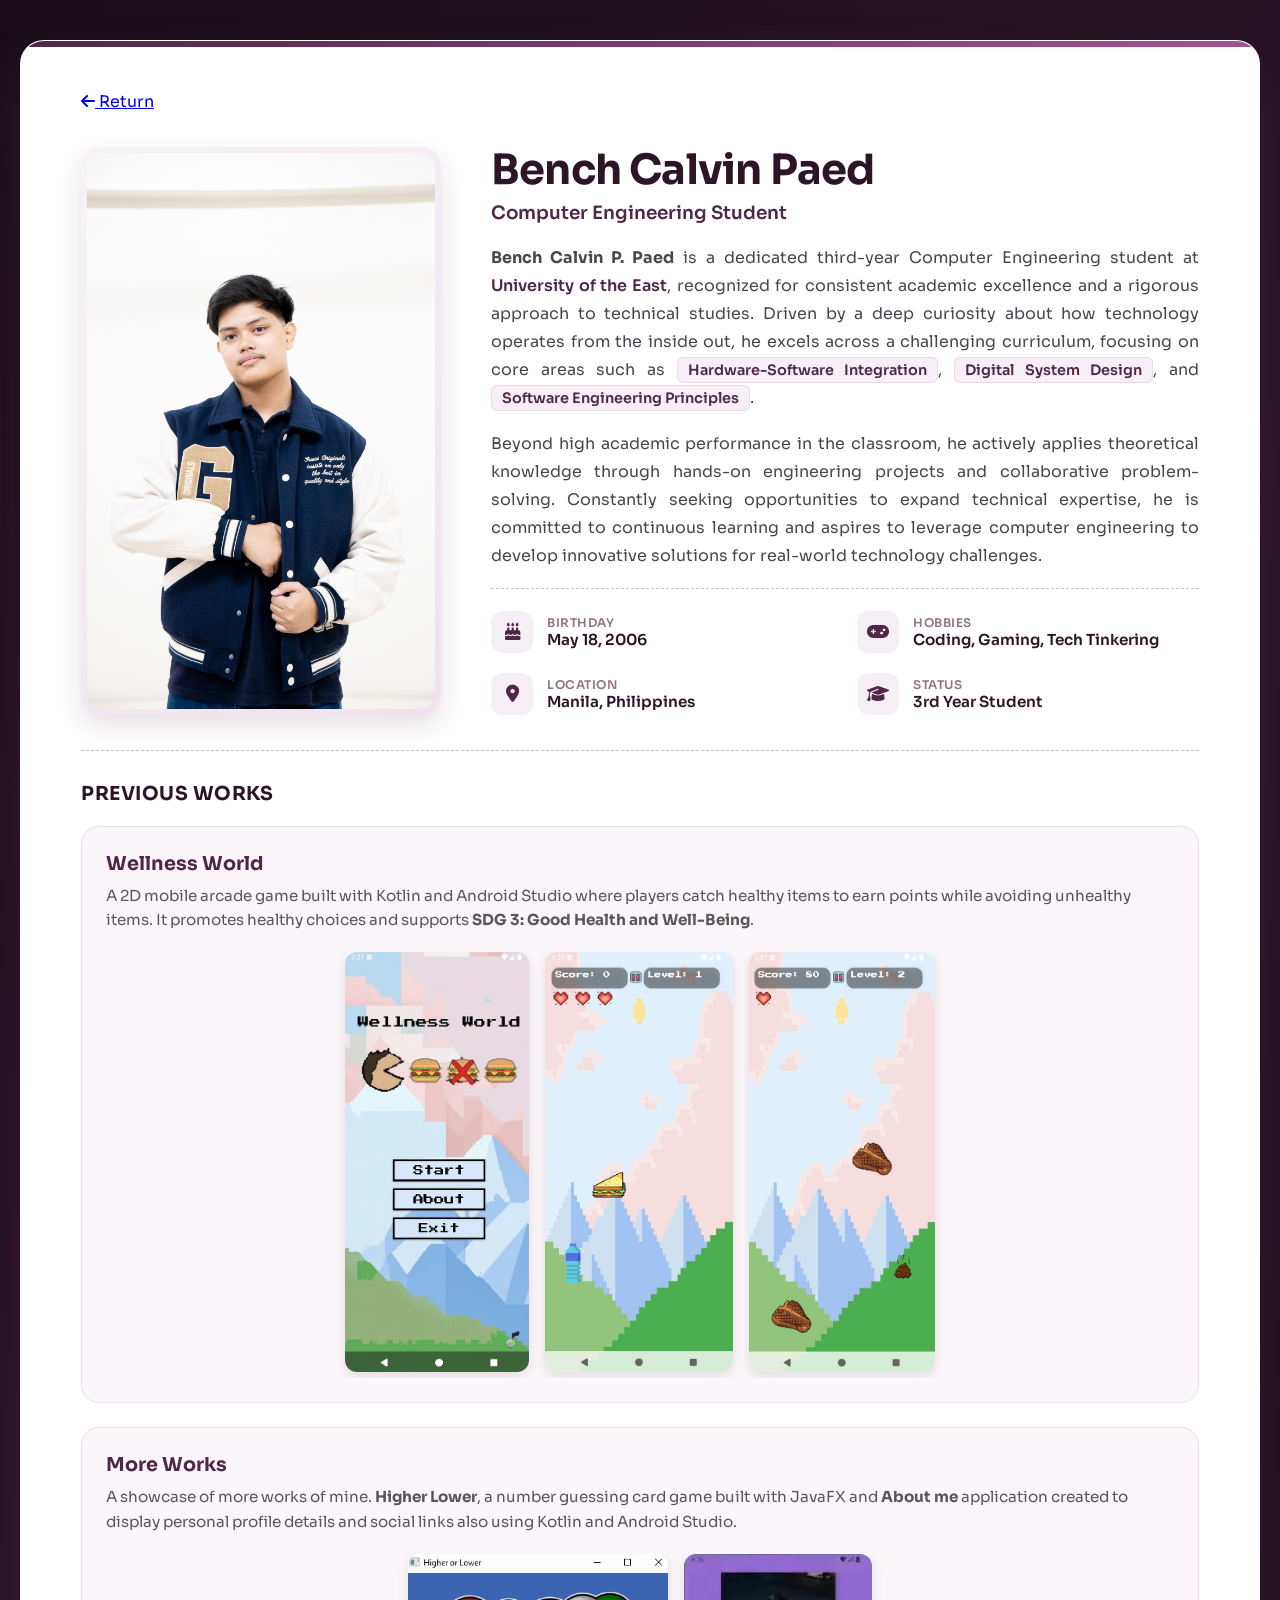
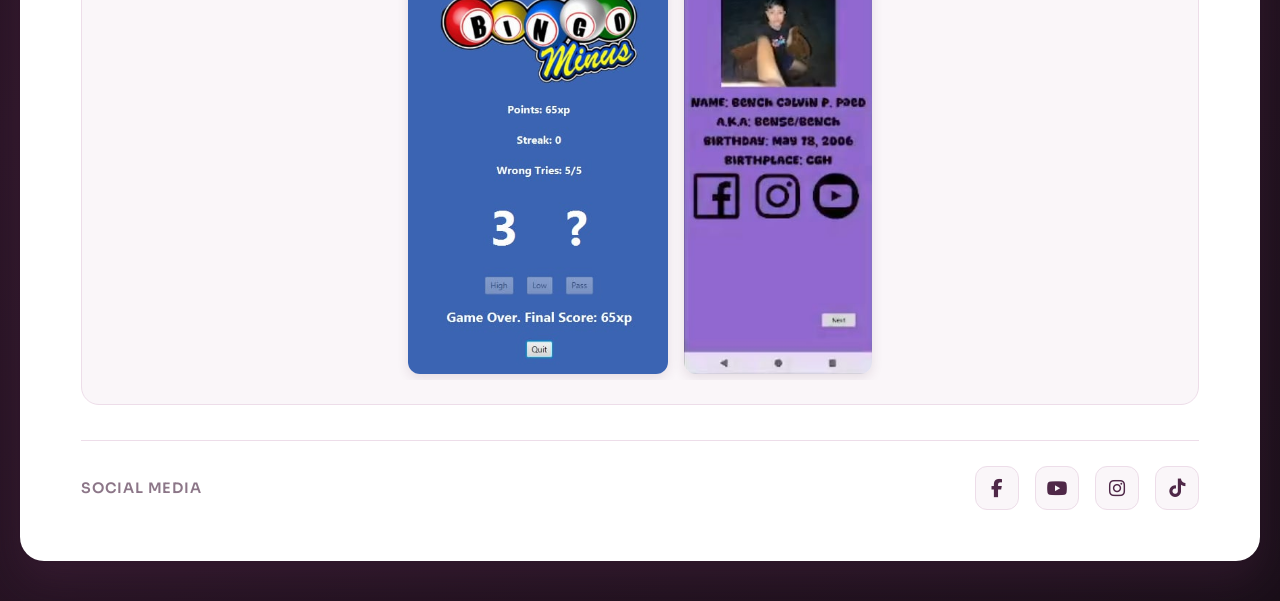
<file: index2.html>
<!DOCTYPE html>
<html lang="en">
<head>
    <meta charset="UTF-8">
    <meta name="viewport" content="width=device-width, initial-scale=1.0">
    <title>Bionote - Bench Calvin Paed</title>

    <link href="https://fonts.googleapis.com/css2?family=Sora:wght@300;400;500;600;700&display=swap" rel="stylesheet">
    <link rel="stylesheet" href="https://cdnjs.cloudflare.com/ajax/libs/font-awesome/6.5.1/css/all.min.css">
    <link rel="stylesheet" href="style2.css">
</head>
<body>

    <main class="bionote-card">
        
        <!-- Return Button -->
        <a href="index.html" class="back-btn" aria-label="Return to Home">
            <i class="fa-solid fa-arrow-left"></i>
            <span>Return</span>
        </a>

        <div class="main-content">
            
            <div class="image-container">
                <div class="image-wrapper">
                    <img src="assets/JOE05914.jpg" alt="Bench Calvin Paed">
                </div>
            </div>

            <div class="bio-content">
                <header class="header-group">
                    <h1 class="name">Bench Calvin Paed</h1>
                    <p class="tagline">Computer Engineering Student</p>
                </header>

                <p class="bio-text">
                    <strong>Bench Calvin P. Paed</strong> is a dedicated third-year Computer Engineering student at 
                    <span class="highlight-text">University of the East</span>, recognized for consistent academic excellence and a 
                    rigorous approach to technical studies. Driven by a deep curiosity about how technology 
                    operates from the inside out, he excels across a challenging curriculum, focusing on core areas such as
                    <span class="skill-tag">Hardware-Software Integration</span>, <span class="skill-tag">Digital System Design</span>, and <span class="skill-tag">Software Engineering Principles</span>.
                </p>

                <p class="bio-text">
                    Beyond high academic performance in the classroom, he actively applies theoretical knowledge
                    through hands-on engineering projects and collaborative problem-solving. Constantly seeking opportunities
                    to expand technical expertise, he is committed to continuous learning and aspires to leverage computer
                    engineering to develop innovative solutions for real-world technology challenges.
                </p>

                <div class="personal-info">
                    <div class="info-item">
                        <i class="fa-solid fa-cake-candles info-icon"></i>
                        <div>
                            <span class="info-label">Birthday</span>
                            <span class="info-value">May 18, 2006</span>
                        </div>
                    </div>

                    <div class="info-item">
                        <i class="fa-solid fa-gamepad info-icon"></i>
                        <div>
                            <span class="info-label">Hobbies</span>
                            <span class="info-value">Coding, Gaming, Tech Tinkering</span>
                        </div>
                    </div>

                    <div class="info-item">
                        <i class="fa-solid fa-location-dot info-icon"></i>
                        <div>
                            <span class="info-label">Location</span>
                            <span class="info-value">Manila, Philippines</span>
                        </div>
                    </div>

                    <div class="info-item">
                        <i class="fa-solid fa-graduation-cap info-icon"></i>
                        <div>
                            <span class="info-label">Status</span>
                            <span class="info-value">3rd Year Student</span>
                        </div>
                    </div>
                </div>

            </div>

        </div>

        <div class="works-section">
            <h2 class="works-heading">Previous Works</h2>
            <div class="works-list">

                <div class="work-item">
                    <div class="work-details">
                        <h3 class="work-title">Wellness World</h3>
                        <p class="work-description">
                            A 2D mobile arcade game built with Kotlin and Android Studio where players catch healthy items
                            to earn points while avoiding unhealthy items. It promotes healthy choices and supports <strong>SDG 3: Good Health and Well-Being</strong>.
                        </p>
                    </div>
                    <div class="work-gallery">
                        <img src="assets/wellness.jpg" alt="Wellness World Main Menu">
                        <img src="assets/wellness2.jpg" alt="Wellness World Level 1 Gameplay">
                        <img src="assets/wellness3.jpg" alt="Wellness World Level 2 Gameplay">
                    </div>
                </div>

                <div class="work-item">
                    <div class="work-details">
                        <h3 class="work-title">More Works</h3>
                        <p class="work-description">
                            A showcase of more works of mine. <strong>Higher Lower</strong>, a number guessing card game 
                            built with JavaFX and <strong>About me</strong> application created to display
                            personal profile details and social links also using Kotlin and Android Studio. 
                        </p>
                    </div>
                    <div class="work-gallery">
                        <img src="assets/hilow.jpg" alt="Higher or Lower Game">
                        <img src="assets/about.jpg" alt="Personal Bio App">
                    </div>
                </div>

            </div>
        </div>

        <footer class="socials">
            <span class="socials-label">Social Media</span>
            <div class="social-links">
                <a href="https://www.facebook.com/share/14jpjYABGgg/?mibextid=wwXIfr" target="_blank" aria-label="Facebook" class="social-btn facebook"><i class="fab fa-facebook-f"></i></a>
                <a href="https://youtube.com/@benchcalvin?si=wOG152TL-MIcBldI" target="_blank" aria-label="YouTube" class="social-btn youtube"><i class="fab fa-youtube"></i></a>
                <a href="https://www.instagram.com/clv.bns" target="_blank" aria-label="Instagram" class="social-btn instagram"><i class="fab fa-instagram"></i></a>
                <a href="https://www.tiktok.com/@clv.bns?_r=1&_t=ZS-98Ge3MYTAmK" target="_blank" rel="noopener noreferrer" aria-label="TikTok" class="social-btn tiktok"><i class="fab fa-tiktok"></i></a>
            </div>
        </footer>

    </main>

</body>     
</html>
</file>
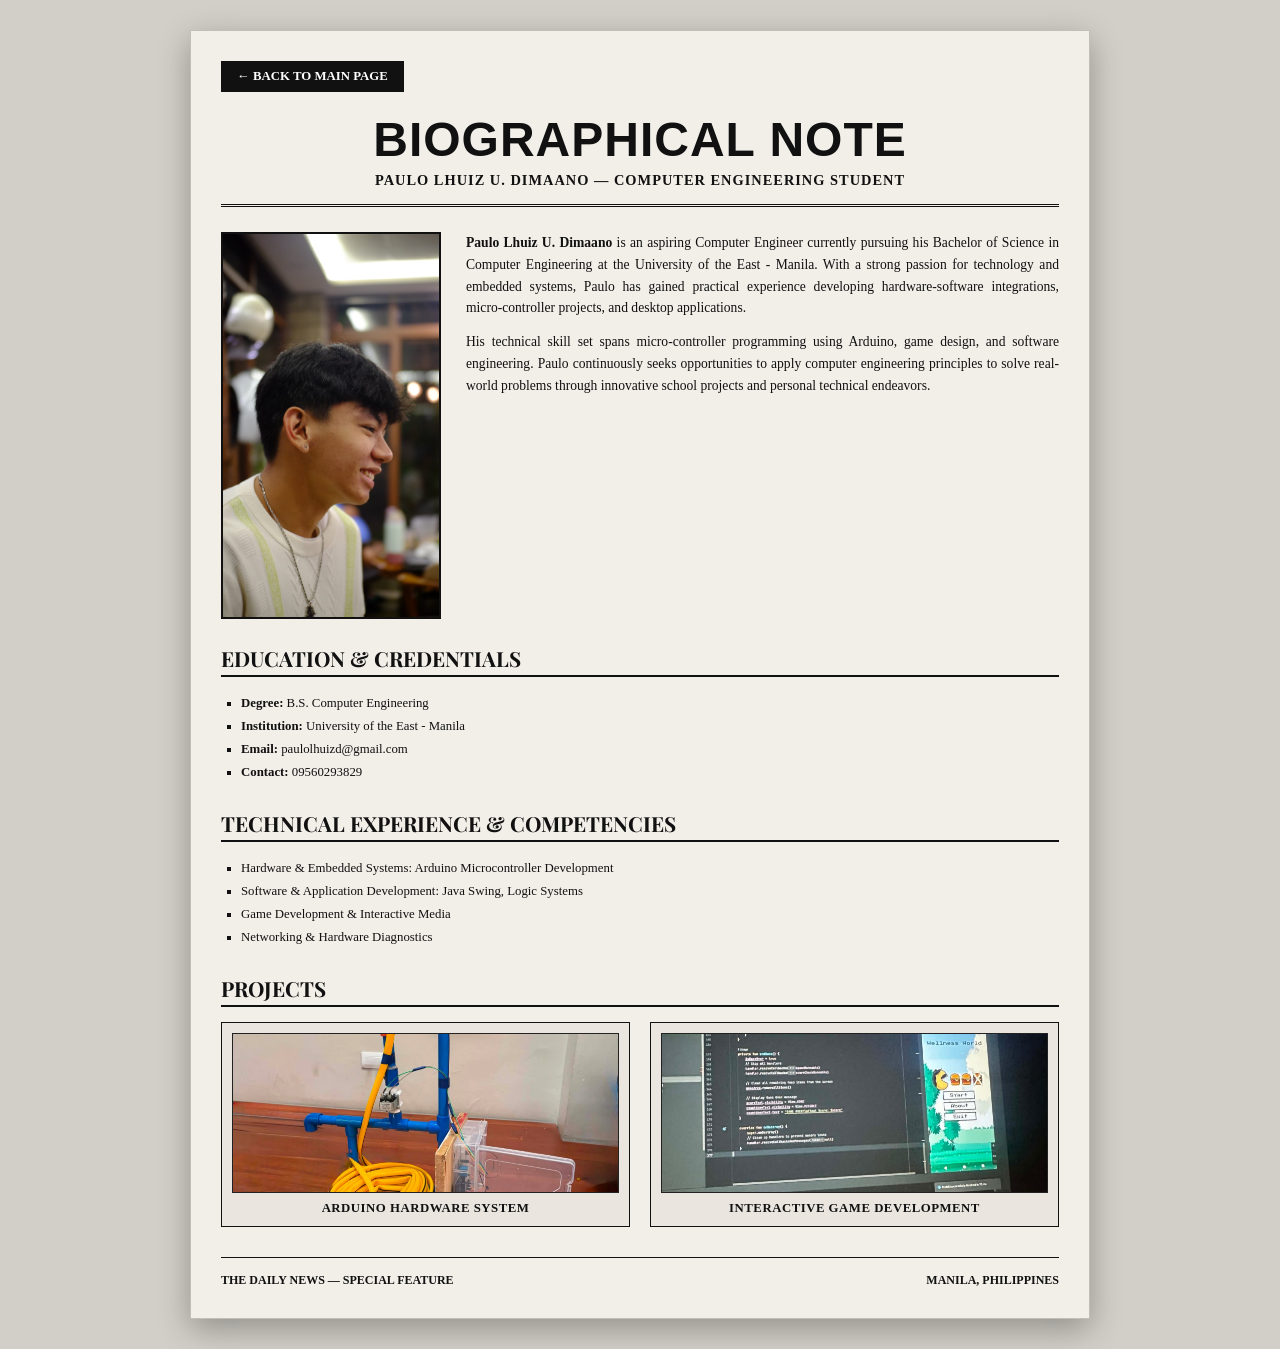
<file: index3.html>
<!DOCTYPE html>
<html lang="en">
<head>
  <meta charset="UTF-8" />
  <meta name="viewport" content="width=device-width, initial-scale=1.0" />
  <title>Bionote - Paulo Lhuiz U. Dimaano</title>

  <!-- Google Fonts for Newspaper Styling -->
  <link rel="preconnect" href="https://fonts.googleapis.com">
  <link rel="preconnect" href="https://fonts.gstatic.com" crossorigin>
  <link href="https://fonts.googleapis.com/css2?family=Playfair+Display:ital,wght@0,400..900;1,400..900&display=swap" rel="stylesheet">
  
  <!-- FontAwesome -->
  <link rel="stylesheet" href="https://cdnjs.cloudflare.com/ajax/libs/font-awesome/6.4.0/css/all.min.css" />

  <style>
    * {
      box-sizing: border-box;
      margin: 0;
      padding: 0;
    }

    body {
      background-color: #d1cfc7;
      font-family: 'Georgia', 'Times New Roman', serif;
      color: #111;
      display: flex;
      justify-content: center;
      padding: 30px 20px;
      min-height: 100vh;
    }

    .newspaper-container {
      background-color: #f2efe9;
      width: 100%;
      max-width: 900px;
      padding: 30px;
      border: 1px solid #c4bfb6;
      box-shadow: 0 10px 30px rgba(0, 0, 0, 0.3);
    }

    /* Navigation Back Button */
    .back-btn {
      display: inline-block;
      background-color: #111;
      color: #fff;
      text-decoration: none;
      font-size: 0.8rem;
      font-weight: bold;
      padding: 8px 16px;
      margin-bottom: 20px;
      transition: background-color 0.2s ease;
    }

    .back-btn:hover {
      background-color: #333;
    }

    .header-title {
      text-align: center;
      border-bottom: 3px double #111;
      padding-bottom: 15px;
      margin-bottom: 25px;
    }

    .header-title h1 {
      font-family: 'Impact', 'Arial Black', sans-serif;
      font-size: 3rem;
      letter-spacing: 1px;
    }

    .header-title p {
      font-size: 0.9rem;
      font-weight: bold;
      letter-spacing: 1px;
      margin-top: 5px;
    }

    /* Bionote Content Layout */
    .bionote-profile {
      display: grid;
      grid-template-columns: 220px 1fr;
      gap: 25px;
      margin-bottom: 25px;
    }

    .profile-img {
      width: 100%;
      height: auto;
      border: 2px solid #111;
      display: block;
      object-fit: cover;
    }

    .bio-text {
      font-size: 0.85rem;
      line-height: 1.6;
      text-align: justify;
    }

    .bio-text p {
      margin-bottom: 12px;
    }

    /* Bionote Sections */
    .section-title {
      font-family: 'Playfair Display', serif;
      font-size: 1.3rem;
      text-transform: uppercase;
      border-bottom: 2px solid #111;
      padding-bottom: 3px;
      margin: 25px 0 15px 0;
    }

    .info-list {
      list-style-type: square;
      padding-left: 20px;
      font-size: 0.8rem;
      line-height: 1.8;
    }

    /* PROJECTS GALLERY STYLING */
    .projects-grid {
      display: grid;
      grid-template-columns: repeat(auto-fit, minmax(220px, 1fr));
      gap: 20px;
      margin-top: 15px;
    }

    .project-card {
      border: 1px solid #111;
      padding: 10px;
      background-color: #eae6df;
      text-align: center;
    }

    .project-img {
      width: 100%;
      height: 160px;
      object-fit: cover;
      border: 1px solid #222;
      display: block;
      margin-bottom: 8px;
    }

    .project-label {
      font-size: 0.8rem;
      font-weight: bold;
      text-transform: uppercase;
      letter-spacing: 0.5px;
    }

    /* Footer Meta */
    .bionote-footer {
      border-top: 1px solid #111;
      padding-top: 15px;
      margin-top: 30px;
      display: flex;
      justify-content: space-between;
      font-size: 0.75rem;
      font-weight: bold;
    }
  </style>
</head>
<body>

  <div class="newspaper-container">

    <!-- Return to Front Page -->
    <a href="index.html" class="back-btn">&larr; BACK TO MAIN PAGE</a>

    <header class="header-title">
      <h1>BIOGRAPHICAL NOTE</h1>
      <p>PAULO LHUIZ U. DIMAANO — COMPUTER ENGINEERING STUDENT</p>
    </header>

    <main>
      <div class="bionote-profile">
        <img src="assets/wiz.jpg" alt="Paulo Lhuiz U. Dimaano" class="profile-img" />
        
        <div class="bio-text">
          <p>
            <strong>Paulo Lhuiz U. Dimaano</strong> is an aspiring Computer Engineer currently pursuing his Bachelor of Science in Computer Engineering at the University of the East - Manila. With a strong passion for technology and embedded systems, Paulo has gained practical experience developing hardware-software integrations, micro-controller projects, and desktop applications.
          </p>
          <p>
            His technical skill set spans micro-controller programming using Arduino, game design, and software engineering. Paulo continuously seeks opportunities to apply computer engineering principles to solve real-world problems through innovative school projects and personal technical endeavors.
          </p>
        </div>
      </div>

      <h2 class="section-title">Education & Credentials</h2>
      <ul class="info-list">
        <li><strong>Degree:</strong> B.S. Computer Engineering</li>
        <li><strong>Institution:</strong> University of the East - Manila</li>
        <li><strong>Email:</strong> paulolhuizd@gmail.com</li>
        <li><strong>Contact:</strong> 09560293829</li>
      </ul>

      <h2 class="section-title">Technical Experience & Competencies</h2>
      <ul class="info-list">
        <li>Hardware & Embedded Systems: Arduino Microcontroller Development</li>
        <li>Software & Application Development: Java Swing, Logic Systems</li>
        <li>Game Development & Interactive Media</li>
        <li>Networking & Hardware Diagnostics</li>
      </ul>

      <!-- NEW PROJECTS SECTION -->
      <h2 class="section-title">Projects</h2>
      <div class="projects-grid">
        
        <!-- Project Item 1 -->
        <div class="project-card">
          <img src="assets/anticlogging.jpg" alt="Arduino Hardware Project" class="project-img" />
          <div class="project-label">Arduino Hardware System</div>
        </div>

        <!-- Project Item 2 -->
        <div class="project-card">
          <img src="assets/androidgame.jpg" alt="Game Development Project" class="project-img" />
          <div class="project-label">Interactive Game Development</div>
        </div>

      </div>

    </main>

    <footer class="bionote-footer">
      <span>THE DAILY NEWS — SPECIAL FEATURE</span>
      <span>MANILA, PHILIPPINES</span>
    </footer>

  </div>

</body>
</html>
</file>
<file: style2.css>
/* Reset & Global Styles */
* {
    box-sizing: border-box;
    margin: 0;
    padding: 0;
    font-family: 'Sora', sans-serif;
}

body {
    background: linear-gradient(135deg, #180d17 0%, #2b1527 50%, #1a0f19 100%);
    display: flex;
    justify-content: center;
    align-items: flex-start;
    min-height: 100vh;
    padding: 40px 20px;
    color: #334155;
}

/* Card Wrapper */
.bionote-card {
    max-width: 1280px;
    width: 100%;
    background: #ffffff;
    border-radius: 24px;
    box-shadow: 0 20px 40px rgba(79, 40, 72, 0.35), 
                0 1px 3px rgba(0, 0, 0, 0.05);
    padding: 50px 60px;
    display: flex;
    flex-direction: column;
    gap: 35px;
    position: relative;
    overflow: hidden;
    border: 1px solid rgba(255, 255, 255, 0.15);
}

.bionote-card::before {
    content: '';
    position: absolute;
    top: 0;
    left: 0;
    right: 0;
    height: 6px;
    background: linear-gradient(90deg, #4f2848, #7a3c70, #a05393);
}

/* Main Content Layout */
.main-content {
    display: flex;
    flex-direction: row;
    align-items: stretch;
    gap: 50px;
    width: 100%;
}

.bio-content {
    flex: 1;
    display: flex;
    flex-direction: column;
}

/* Image Container */
.image-container {
    flex-shrink: 0;
    width: 360px;
    display: flex;
}

.image-wrapper {
    width: 100%;
    height: 100%;
    min-height: 480px;
    border-radius: 20px;
    padding: 6px;
    background: linear-gradient(135deg, #f8f1f7 0%, #f0e2ee 100%);
    box-shadow: 0 10px 25px rgba(79, 40, 72, 0.15);
    transition: transform 0.3s ease, box-shadow 0.3s ease;
}

.image-wrapper:hover {
    transform: translateY(-4px);
    box-shadow: 0 15px 30px rgba(79, 40, 72, 0.25);
}

.image-wrapper img {
    width: 100%;
    height: 100%;
    object-fit: cover;
    border-radius: 14px;
    display: block;
}

/* Header Section */
.header-group {
    margin-bottom: 20px;
}

.name {
    color: #2b1527;
    font-size: 2.6rem;
    font-weight: 700;
    letter-spacing: -0.8px;
    line-height: 1.15;
}

.tagline {
    color: #4f2848;
    font-size: 1.15rem;
    font-weight: 600;
    margin-top: 6px;
}

/* Body Text Styling */
.bio-text {
    color: #4a454e;
    line-height: 1.75;
    font-size: 1rem;
    font-weight: 400;
    margin-bottom: 18px;
    text-align: justify;
}

.highlight-text {
    color: #4f2848;
    font-weight: 600;
}

.skill-tag {
    background-color: #f7eff6;
    color: #4f2848;
    padding: 3px 10px;
    border-radius: 6px;
    font-weight: 600;
    font-size: 0.9em;
    border: 1px solid #ebd9e8;
}

/* Personal Info Grid */
.personal-info {
    display: grid;
    grid-template-columns: repeat(2, 1fr);
    gap: 20px 24px;
    margin-top: auto;
    padding-top: 22px;
    border-top: 1px dashed #d1bdcd;
}

.info-item {
    display: flex;
    align-items: center;
    gap: 14px;
}

.info-icon {
    width: 42px;
    height: 42px;
    border-radius: 12px;
    background-color: #f7eff6;
    color: #4f2848;
    display: flex;
    align-items: center;
    justify-content: center;
    font-size: 1.1rem;
    flex-shrink: 0;
}

.info-label {
    display: block;
    font-size: 0.75rem;
    text-transform: uppercase;
    font-weight: 600;
    color: #8c7688;
    letter-spacing: 0.5px;
}

.info-value {
    display: block;
    font-size: 0.95rem;
    font-weight: 600;
    color: #2b1527;
    line-height: 1.25;
}

/* Previous Works Section */
.works-section {
    padding-top: 30px;
    border-top: 1px dashed #d1bdcd;
    display: flex;
    flex-direction: column;
    gap: 20px;
}

.works-heading {
    font-size: 1.2rem;
    font-weight: 700;
    color: #2b1527;
    text-transform: uppercase;
    letter-spacing: 0.5px;
}

.works-list {
    display: flex;
    flex-direction: column;
    gap: 24px;
}

.work-item {
    display: flex;
    flex-direction: column;
    gap: 20px;
    background: #faf6f9;
    padding: 24px;
    border-radius: 18px;
    border: 1px solid #eddde9;
}

.work-details {
    display: flex;
    flex-direction: column;
    gap: 8px;
}

.work-title {
    font-size: 1.2rem;
    font-weight: 700;
    color: #4f2848;
}

.work-description {
    font-size: 0.95rem;
    color: #5d535b;
    line-height: 1.6;
}

.work-gallery {
    display: flex;
    gap: 16px;
    justify-content: center;
    align-items: center;
    overflow-x: auto;
    padding-bottom: 6px;
}

.work-gallery img {
    max-height: 420px;
    max-width: 100%;
    height: auto;
    border-radius: 12px;
    object-fit: contain;
    box-shadow: 0 4px 12px rgba(79, 40, 72, 0.12);
}

/* Social Links Footer */
.socials {
    width: 100%;
    display: flex;
    justify-content: space-between;
    align-items: center;
    padding-top: 25px;
    border-top: 1px solid #eddde9;
}

.socials-label {
    font-size: 0.9rem;
    font-weight: 600;
    color: #8c7688;
    text-transform: uppercase;
    letter-spacing: 0.8px;
}

.social-links {
    display: flex;
    gap: 16px;
}

.social-btn {
    display: inline-flex;
    justify-content: center;
    align-items: center;
    width: 44px;
    height: 44px;
    border-radius: 12px;
    background-color: #faf6f9;
    border: 1px solid #eddde9;
    color: #4f2848;
    font-size: 1.15rem;
    text-decoration: none;
    transition: all 0.25s cubic-bezier(0.4, 0, 0.2, 1);
}

.social-btn:hover {
    transform: translateY(-3px);
    color: #ffffff;
    border-color: transparent;
}

.social-btn.facebook:hover {
    background-color: #1877f2;
    box-shadow: 0 8px 16px rgba(24, 119, 242, 0.3);
}

.social-btn.youtube:hover {
    background-color: #ff0000;
    box-shadow: 0 8px 16px rgba(255, 0, 0, 0.3);
}

.social-btn.instagram:hover {
    background: linear-gradient(45deg, #f09433, #e6683c, #dc2743, #cc2366, #bc1888);
    box-shadow: 0 8px 16px rgba(220, 39, 67, 0.3);
}

.social-btn.tiktok:hover {
    background-color: #000000;
    box-shadow: 0 8px 16px rgba(0, 0, 0, 0.3);
}

/* Responsive Layout */
@media (max-width: 1024px) {
    .bionote-card {
        padding: 35px 30px;
    }

    .main-content {
        flex-direction: column;
        align-items: center;
        gap: 30px;
    }

    .image-container {
        width: 100%;
        max-width: 320px;
    }

    .image-wrapper {
        min-height: auto;
        aspect-ratio: 3 / 4;
    }

    .bio-content {
        text-align: left;
    }

    .socials {
        flex-direction: column;
        gap: 15px;
        align-items: center;
    }
}

@media (max-width: 640px) {
    .personal-info {
        grid-template-columns: 1fr;
    }

    .work-gallery {
        flex-direction: column;
    }
}
</file>
